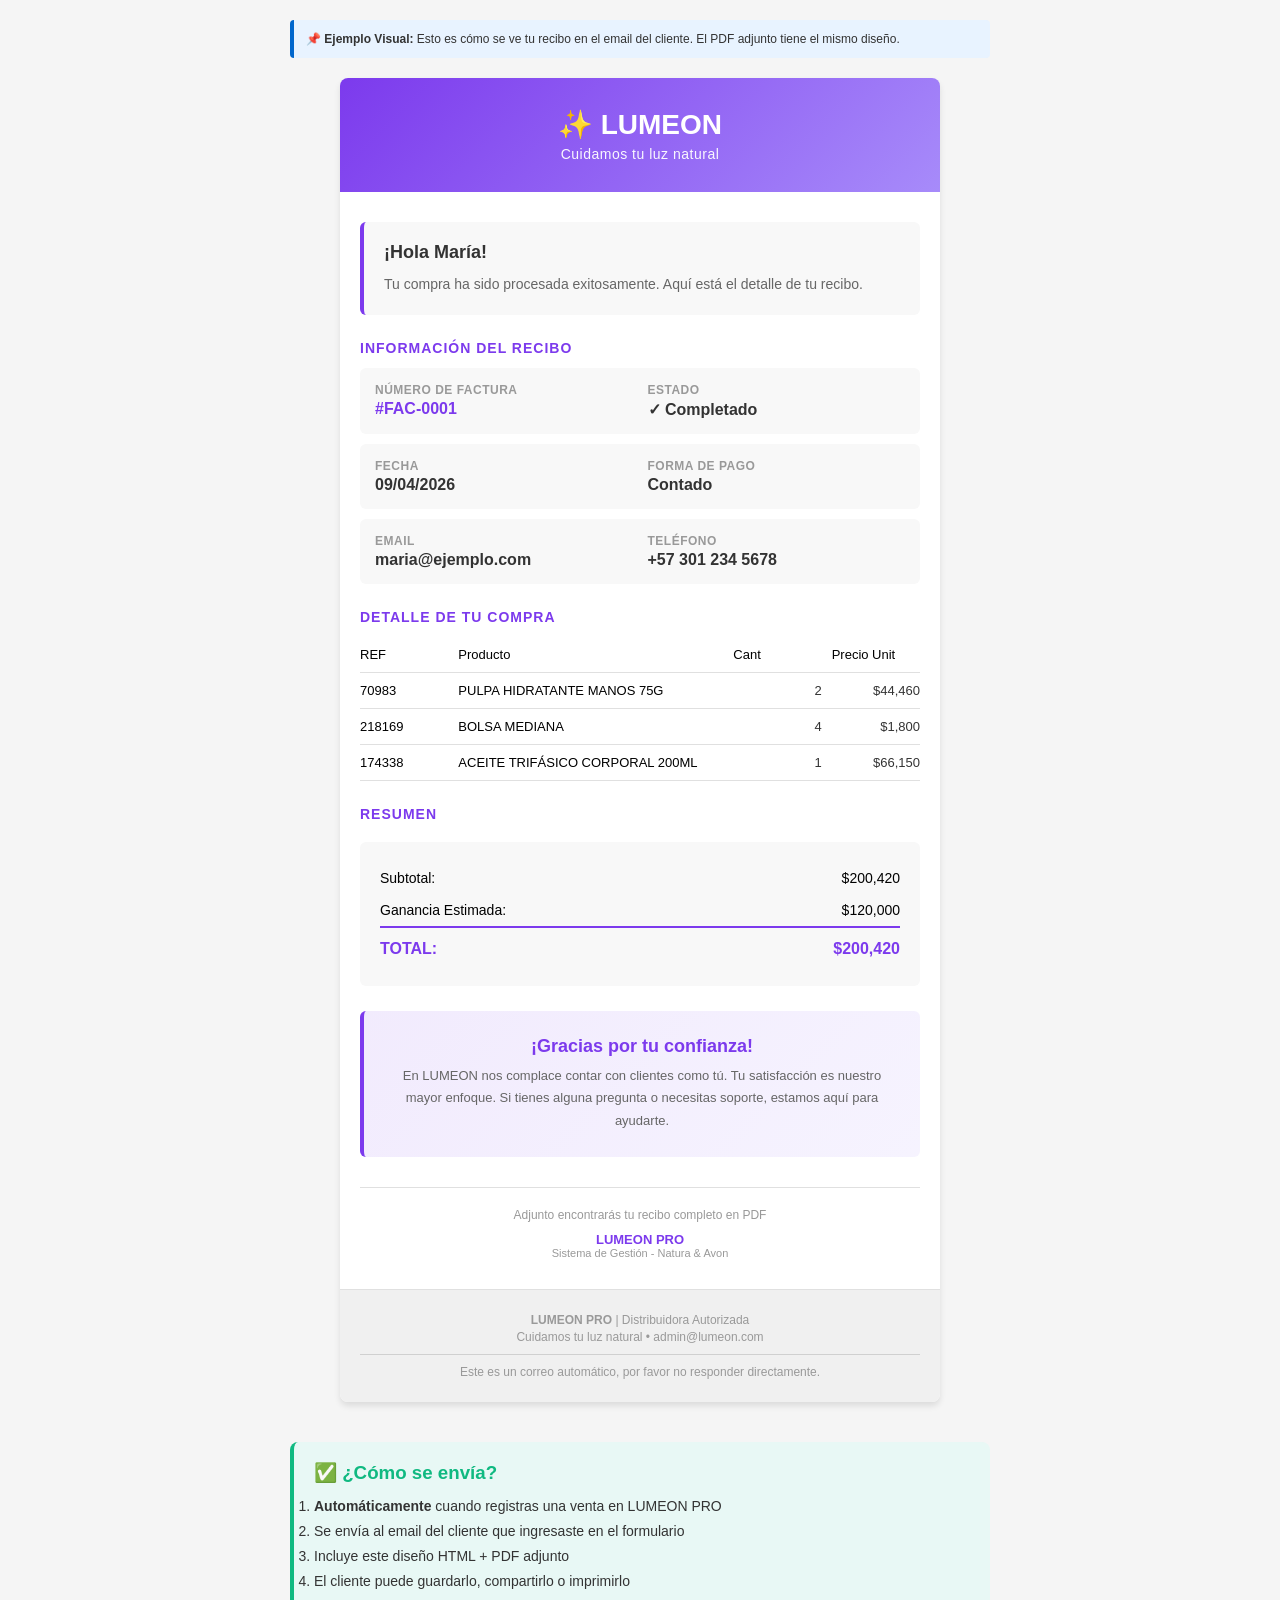
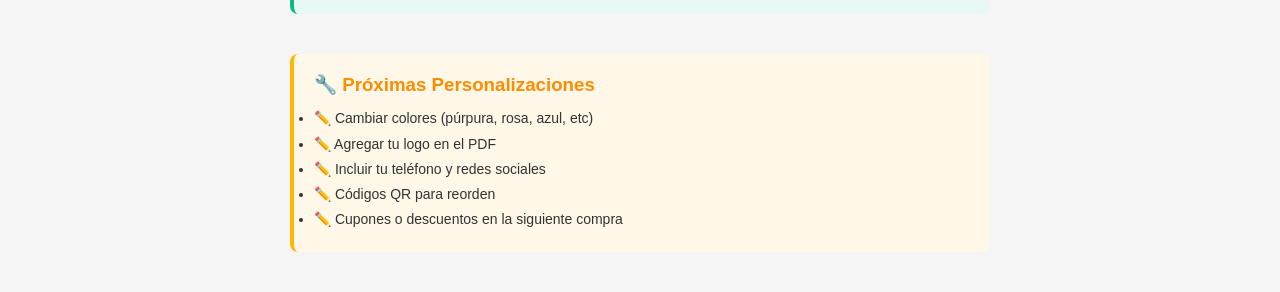
<file: EJEMPLO_RECIBO_VISUAL.html>
<!DOCTYPE html>
<html lang="es">
<head>
    <meta charset="UTF-8">
    <meta name="viewport" content="width=device-width, initial-scale=1.0">
    <title>Recibo LUMEON - Ejemplo Visual</title>
    <style>
        * { margin: 0; padding: 0; box-sizing: border-box; }
        body { 
            font-family: 'Segoe UI', Tahoma, Geneva, Verdana, sans-serif; 
            background-color: #f5f5f5; 
            padding: 20px;
        }
        .container { 
            max-width: 600px; 
            margin: 0 auto; 
            background-color: white; 
            box-shadow: 0 4px 6px rgba(0,0,0,0.1); 
            border-radius: 8px; 
            overflow: hidden; 
        }
        .header { 
            background: linear-gradient(135deg, #7C3AED 0%, #a78bfa 100%); 
            color: white; 
            padding: 30px 20px; 
            text-align: center; 
        }
        .header h1 { 
            font-size: 28px; 
            margin-bottom: 5px; 
            font-weight: 600; 
        }
        .header p { 
            font-size: 14px; 
            opacity: 0.95; 
            letter-spacing: 0.5px; 
        }
        .content { 
            padding: 30px 20px; 
        }
        .greeting { 
            background-color: #f8f8f8; 
            padding: 20px; 
            border-radius: 6px; 
            margin-bottom: 25px; 
            border-left: 4px solid #7C3AED; 
        }
        .greeting h2 { 
            color: #333; 
            font-size: 18px; 
            margin-bottom: 10px; 
        }
        .greeting p { 
            color: #666; 
            font-size: 14px; 
            line-height: 1.6; 
        }
        .section { 
            margin-bottom: 25px; 
        }
        .section h3 { 
            color: #7C3AED; 
            font-size: 14px; 
            font-weight: 600; 
            margin-bottom: 12px; 
            text-transform: uppercase; 
            letter-spacing: 1px; 
        }
        .invoice-detail { 
            background-color: #f8f8f8; 
            padding: 15px; 
            border-radius: 6px; 
            margin-bottom: 10px; 
            display: grid; 
            grid-template-columns: 1fr 1fr; 
            gap: 15px; 
        }
        .detail-item { }
        .detail-label { 
            font-size: 12px; 
            color: #999; 
            text-transform: uppercase; 
            font-weight: 600; 
            letter-spacing: 0.5px; 
        }
        .detail-value { 
            font-size: 16px; 
            color: #333; 
            font-weight: 600; 
            margin-top: 3px; 
        }
        .products-section { 
            margin: 25px 0; 
        }
        .product-row { 
            display: grid; 
            grid-template-columns: 1fr 3fr 1fr 1fr; 
            gap: 10px; 
            padding: 10px 0; 
            border-bottom: 1px solid #e0e0e0; 
            font-size: 13px; 
        }
        .product-row:first-child { 
            font-weight: 600; 
            color: #7C3AED; 
            border-bottom: 2px solid #7C3AED; 
            padding-bottom: 8px; 
        }
        .product-qty, .product-price { 
            color: #333; 
            text-align: right; 
        }
        .summary { 
            background-color: #f8f8f8; 
            padding: 20px; 
            border-radius: 6px; 
            margin: 20px 0; 
        }
        .summary-row { 
            display: grid; 
            grid-template-columns: 1fr auto; 
            gap: 20px; 
            padding: 8px 0; 
            font-size: 14px; 
        }
        .summary-row.total { 
            border-top: 2px solid #7C3AED; 
            padding-top: 12px; 
            font-weight: 600; 
            color: #7C3AED; 
            font-size: 16px; 
        }
        .thanks { 
            background: linear-gradient(135deg, rgba(124, 58, 237, 0.1) 0%, rgba(167, 139, 250, 0.1) 100%); 
            padding: 25px; 
            border-radius: 6px; 
            text-align: center; 
            margin: 25px 0; 
            border-left: 4px solid #7C3AED; 
        }
        .thanks h2 { 
            color: #7C3AED; 
            font-size: 18px; 
            margin-bottom: 8px; 
        }
        .thanks p { 
            color: #666; 
            font-size: 13px; 
            line-height: 1.7; 
        }
        .footer { 
            background-color: #f0f0f0; 
            padding: 20px; 
            text-align: center; 
            font-size: 12px; 
            color: #999; 
            border-top: 1px solid #e0e0e0; 
        }
        .footer p { 
            margin: 3px 0; 
        }
        .highlight { 
            color: #7C3AED; 
            font-weight: 600; 
        }
        .info-box {
            background-color: #E8F3FF;
            border-left: 4px solid #0066CC;
            padding: 12px;
            margin-bottom: 20px;
            border-radius: 4px;
            font-size: 12px;
            color: #333;
        }
    </style>
</head>
<body>
    <div style="max-width: 700px; margin: 0 auto;">
        <div class="info-box">
            📌 <strong>Ejemplo Visual:</strong> Esto es cómo se ve tu recibo en el email del cliente. El PDF adjunto tiene el mismo diseño.
        </div>
    </div>

    <div class="container">
        <!-- HEADER -->
        <div class="header">
            <h1>✨ LUMEON</h1>
            <p>Cuidamos tu luz natural</p>
        </div>
        
        <!-- CONTENT -->
        <div class="content">
            <!-- SALUDO -->
            <div class="greeting">
                <h2>¡Hola María!</h2>
                <p>Tu compra ha sido procesada exitosamente. Aquí está el detalle de tu recibo.</p>
            </div>
            
            <!-- INFORMACIÓN DEL RECIBO -->
            <div class="section">
                <h3>Información del Recibo</h3>
                <div class="invoice-detail">
                    <div class="detail-item">
                        <div class="detail-label">Número de Factura</div>
                        <div class="detail-value"><span class="highlight">#FAC-0001</span></div>
                    </div>
                    <div class="detail-item">
                        <div class="detail-label">Estado</div>
                        <div class="detail-value">✓ Completado</div>
                    </div>
                </div>
                <div class="invoice-detail">
                    <div class="detail-item">
                        <div class="detail-label">Fecha</div>
                        <div class="detail-value">09/04/2026</div>
                    </div>
                    <div class="detail-item">
                        <div class="detail-label">Forma de Pago</div>
                        <div class="detail-value">Contado</div>
                    </div>
                </div>
                <div class="invoice-detail">
                    <div class="detail-item">
                        <div class="detail-label">Email</div>
                        <div class="detail-value">maria@ejemplo.com</div>
                    </div>
                    <div class="detail-item">
                        <div class="detail-label">Teléfono</div>
                        <div class="detail-value">+57 301 234 5678</div>
                    </div>
                </div>
            </div>
            
            <!-- DETALLE DE PRODUCTOS -->
            <div class="section products-section">
                <h3>Detalle de tu Compra</h3>
                <div class="product-row">
                    <div>REF</div>
                    <div>Producto</div>
                    <div>Cant</div>
                    <div>Precio Unit</div>
                </div>
                <div class="product-row">
                    <div>70983</div>
                    <div>PULPA HIDRATANTE MANOS 75G</div>
                    <div class="product-qty">2</div>
                    <div class="product-price">$44,460</div>
                </div>
                <div class="product-row">
                    <div>218169</div>
                    <div>BOLSA MEDIANA</div>
                    <div class="product-qty">4</div>
                    <div class="product-price">$1,800</div>
                </div>
                <div class="product-row">
                    <div>174338</div>
                    <div>ACEITE TRIFÁSICO CORPORAL 200ML</div>
                    <div class="product-qty">1</div>
                    <div class="product-price">$66,150</div>
                </div>
            </div>
            
            <!-- RESUMEN -->
            <div class="section">
                <h3>Resumen</h3>
                <div class="summary">
                    <div class="summary-row">
                        <div>Subtotal:</div>
                        <div>$200,420</div>
                    </div>
                    <div class="summary-row">
                        <div>Ganancia Estimada:</div>
                        <div>$120,000</div>
                    </div>
                    <div class="summary-row total">
                        <div>TOTAL:</div>
                        <div>$200,420</div>
                    </div>
                </div>
            </div>
            
            <!-- MENSAJE DE GRACIAS -->
            <div class="thanks">
                <h2>¡Gracias por tu confianza!</h2>
                <p>En LUMEON nos complace contar con clientes como tú. Tu satisfacción es nuestro mayor enfoque. Si tienes alguna pregunta o necesitas soporte, estamos aquí para ayudarte.</p>
            </div>
            
            <!-- PIE DE PÁGINA -->
            <div style="text-align: center; margin-top: 30px; padding-top: 20px; border-top: 1px solid #e0e0e0;">
                <p style="color: #999; font-size: 12px; margin-bottom: 10px;">Adjunto encontrarás tu recibo completo en PDF</p>
                <p style="color: #7C3AED; font-weight: 600; font-size: 13px;">LUMEON PRO</p>
                <p style="color: #999; font-size: 11px;">Sistema de Gestión - Natura & Avon</p>
            </div>
        </div>
        
        <!-- FOOTER -->
        <div class="footer">
            <p><strong>LUMEON PRO</strong> | Distribuidora Autorizada</p>
            <p>Cuidamos tu luz natural • admin@lumeon.com</p>
            <p style="margin-top: 10px; border-top: 1px solid #d0d0d0; padding-top: 10px;">Este es un correo automático, por favor no responder directamente.</p>
        </div>
    </div>

    <div style="max-width: 700px; margin: 40px auto; padding: 20px; background-color: #E8F8F5; border-radius: 8px; border-left: 4px solid #10B981;">
        <h3 style="color: #10B981; margin-bottom: 10px;">✅ ¿Cómo se envía?</h3>
        <ol style="color: #333; font-size: 14px; line-height: 1.8;">
            <li><strong>Automáticamente</strong> cuando registras una venta en LUMEON PRO</li>
            <li>Se envía al email del cliente que ingresaste en el formulario</li>
            <li>Incluye este diseño HTML + PDF adjunto</li>
            <li>El cliente puede guardarlo, compartirlo o imprimirlo</li>
        </ol>
    </div>

    <div style="max-width: 700px; margin: 20px auto; padding: 20px; background-color: #FFF8E8; border-radius: 8px; border-left: 4px solid #FFB800;">
        <h3 style="color: #FF8C00; margin-bottom: 10px;">🔧 Próximas Personalizaciones</h3>
        <ul style="color: #333; font-size: 14px; line-height: 1.8;">
            <li>✏️ Cambiar colores (púrpura, rosa, azul, etc)</li>
            <li>✏️ Agregar tu logo en el PDF</li>
            <li>✏️ Incluir tu teléfono y redes sociales</li>
            <li>✏️ Códigos QR para reorden</li>
            <li>✏️ Cupones o descuentos en la siguiente compra</li>
        </ul>
    </div>
</body>
</html>
</file>
